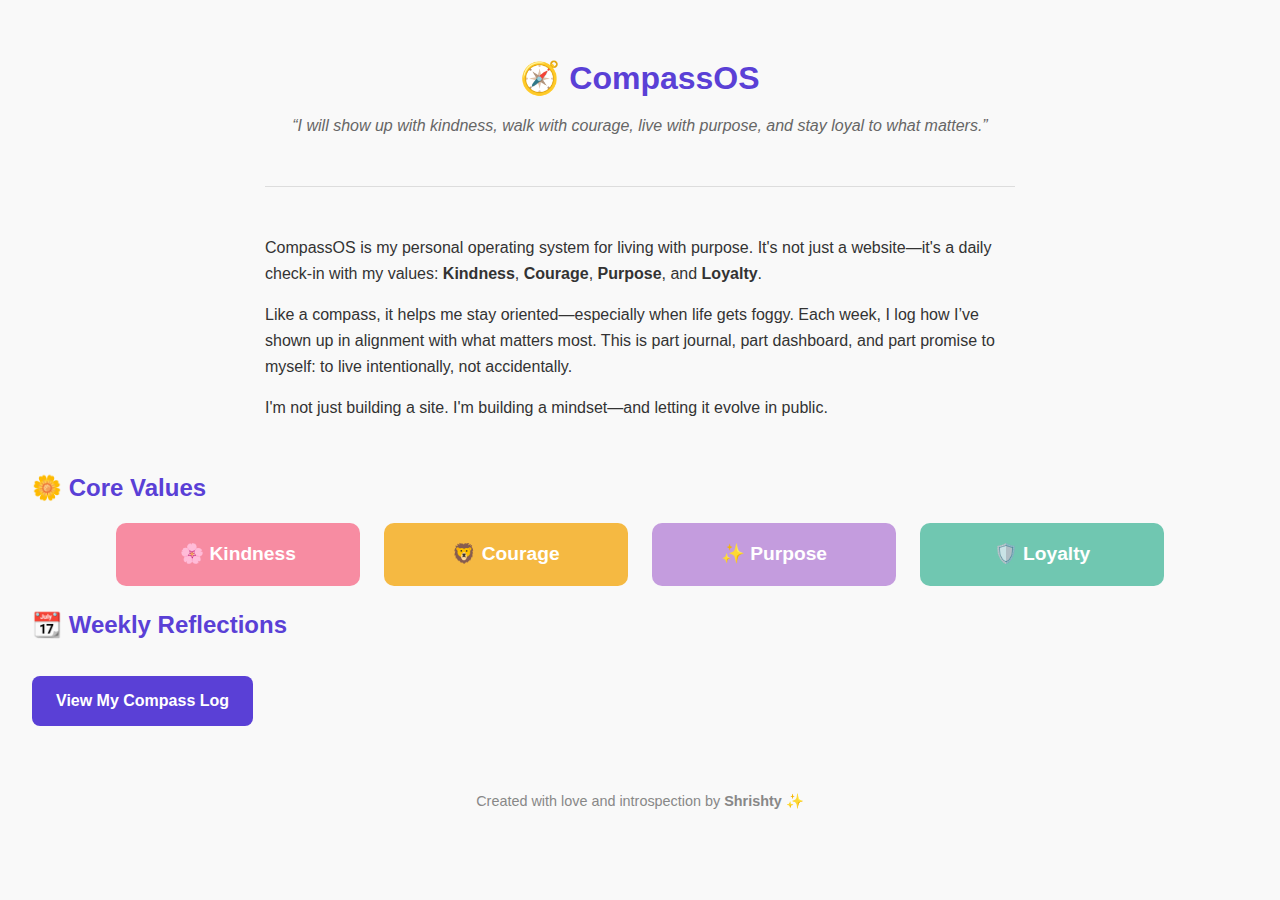
<file: index.html>
<!DOCTYPE html>
<html lang="en">
<head>
  <meta charset="UTF-8" />
  <meta name="viewport" content="width=device-width, initial-scale=1.0"/>
  <title>CompassOS — by Shrishty</title>
  <link rel="stylesheet" href="style.css"/>
</head>
<body>
  <header>
    <h1>🧭 CompassOS</h1>
    <p class="mantra">“I will show up with kindness, walk with courage, live with purpose, and stay loyal to what matters.”</p>
  </header>

  <main>
    <section class="about">
  <p>
    CompassOS is my personal operating system for living with purpose. It's not just a website—it's a daily check-in with my values:
    <strong>Kindness</strong>, <strong>Courage</strong>, <strong>Purpose</strong>, and <strong>Loyalty</strong>.
  </p>

  <p>
    Like a compass, it helps me stay oriented—especially when life gets foggy. Each week, I log how I’ve shown up in alignment with what matters most.
    This is part journal, part dashboard, and part promise to myself: to live intentionally, not accidentally.
  </p>

  <p>
    I'm not just building a site. I'm building a mindset—and letting it evolve in public.
  </p>
</section>

    <section class="dashboard">
      <h2>🌼 Core Values</h2>
      <div class="tiles">
        <a href="values/kindness.html" class="tile pink">🌸 Kindness</a>
        <a href="values/courage.html" class="tile gold">🦁 Courage</a>
        <a href="values/purpose.html" class="tile purple">✨ Purpose</a>
        <a href="values/loyalty.html" class="tile teal">🛡️ Loyalty</a>
      </div>
    </section>

    <section class="journal-link">
      <h2>📆 Weekly Reflections</h2>
      <p><a href="journal/journal.html" class="button">View My Compass Log</a></p>
    </section>
  </main>

  <footer>
    <p>Created with love and introspection by <strong>Shrishty</strong> ✨</p>
  </footer>
</body>
</html>
</file>
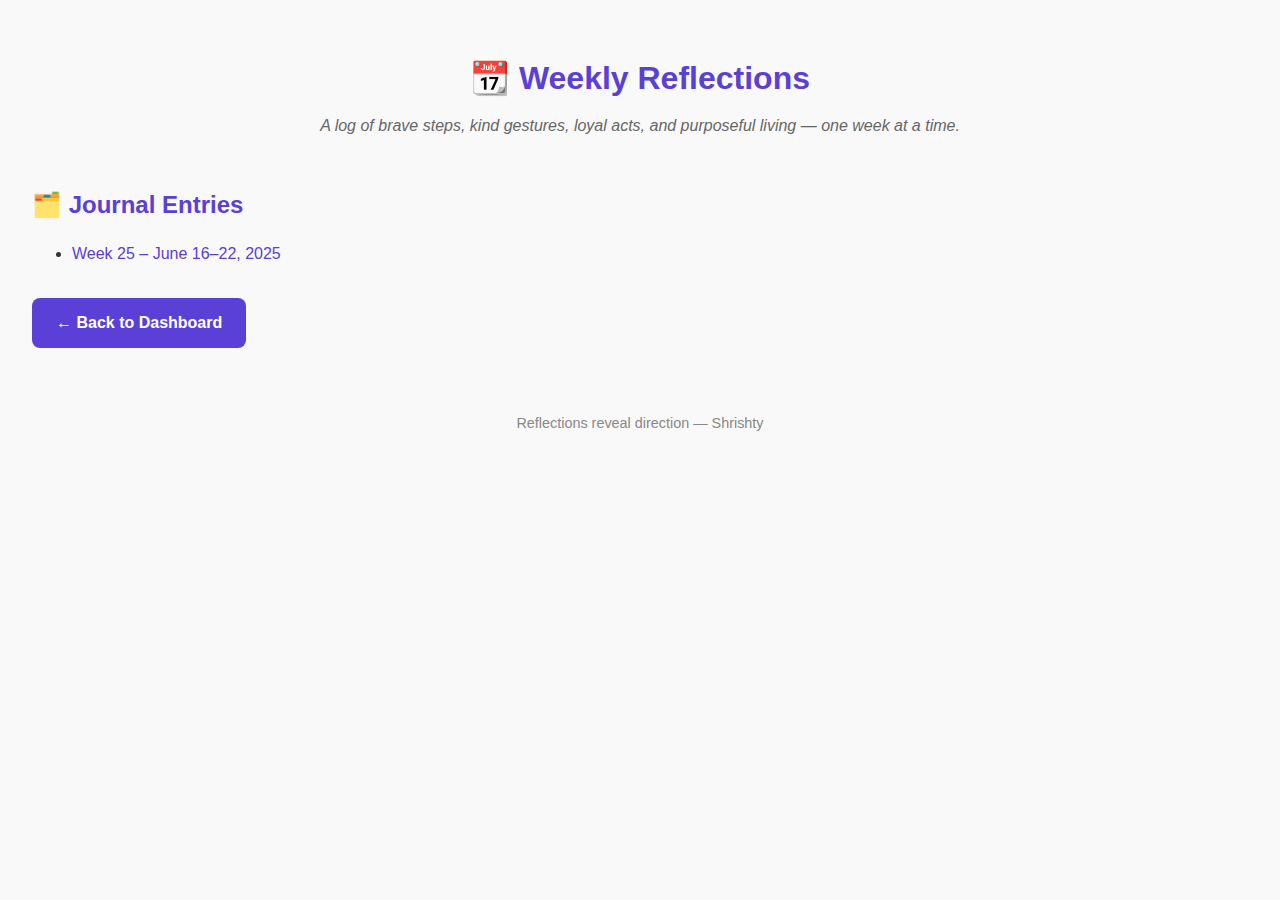
<file: journal/journal.html>
<!DOCTYPE html>
<html lang="en">
<head>
  <meta charset="UTF-8" />
  <title>📆 Weekly Reflections | CompassOS</title>
  <link rel="stylesheet" href="../style.css" />
</head>
<body>
  <header>
    <h1>📆 Weekly Reflections</h1>
    <p class="mantra">A log of brave steps, kind gestures, loyal acts, and purposeful living — one week at a time.</p>
  </header>

  <main>
    <section>
      <h2>🗂️ Journal Entries</h2>
      <ul>
        <li><a href="entries/week25.html">Week 25 – June 16–22, 2025</a></li>
        <!-- Add more weeks below as you grow! -->
      </ul>
    </section>

    <p><a href="../index.html" class="button">← Back to Dashboard</a></p>
  </main>

  <footer>
    <p>Reflections reveal direction — Shrishty</p>
  </footer>
</body>
</html>
</file>
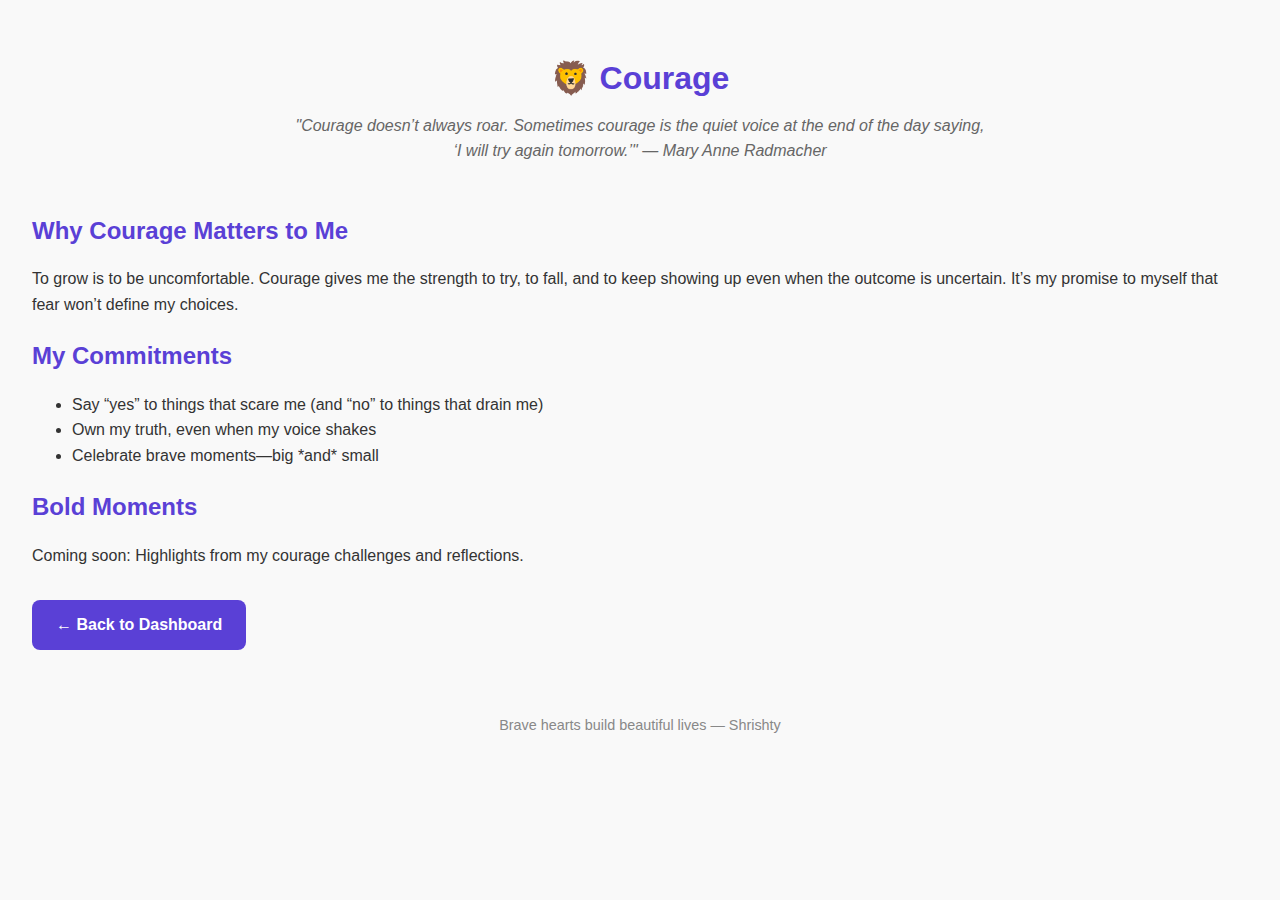
<file: values/courage.html>
<!DOCTYPE html>
<html lang="en">
<head>
  <meta charset="UTF-8" />
  <title>🦁 Courage | CompassOS</title>
  <link rel="stylesheet" href="../style.css" />
</head>
<body>
  <header>
    <h1>🦁 Courage</h1>
    <p class="mantra">"Courage doesn’t always roar. Sometimes courage is the quiet voice at the end of the day saying, ‘I will try again tomorrow.’" — Mary Anne Radmacher</p>
  </header>

  <main>
    <section>
      <h2>Why Courage Matters to Me</h2>
      <p>To grow is to be uncomfortable. Courage gives me the strength to try, to fall, and to keep showing up even when the outcome is uncertain. It’s my promise to myself that fear won’t define my choices.</p>

      <h2>My Commitments</h2>
      <ul>
        <li>Say “yes” to things that scare me (and “no” to things that drain me)</li>
        <li>Own my truth, even when my voice shakes</li>
        <li>Celebrate brave moments—big *and* small</li>
      </ul>

      <h2>Bold Moments</h2>
      <p>Coming soon: Highlights from my courage challenges and reflections.</p>
    </section>

    <p><a href="../index.html" class="button">← Back to Dashboard</a></p>
  </main>

  <footer>
    <p>Brave hearts build beautiful lives — Shrishty</p>
  </footer>
</body>
</html>
</file>
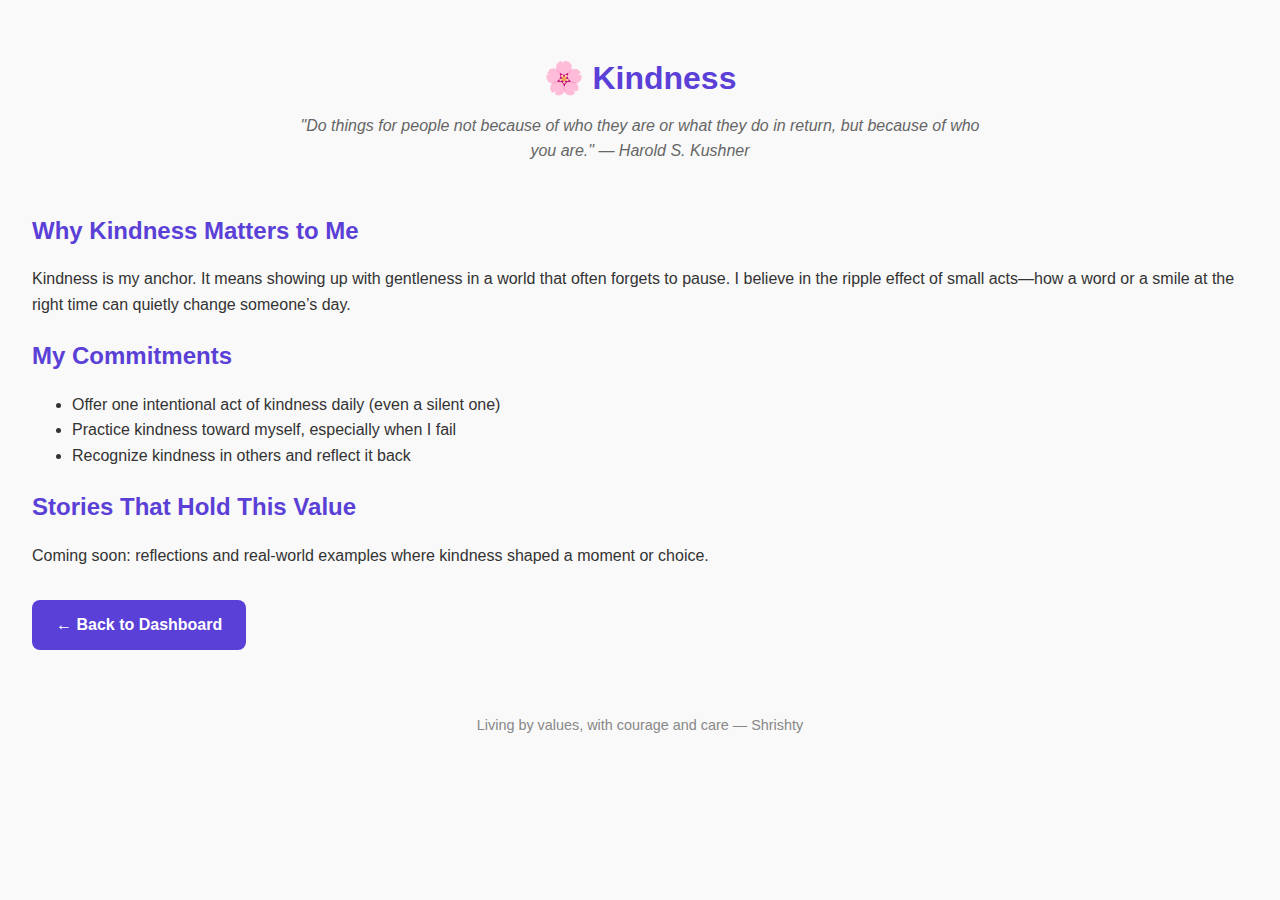
<file: values/kindness.html>
<!DOCTYPE html>
<html lang="en">
<head>
  <meta charset="UTF-8" />
  <title>🌸 Kindness | CompassOS</title>
  <link rel="stylesheet" href="../style.css" />
</head>
<body>
  <header>
    <h1>🌸 Kindness</h1>
    <p class="mantra">"Do things for people not because of who they are or what they do in return, but because of who you are." — Harold S. Kushner</p>
  </header>

  <main>
    <section>
      <h2>Why Kindness Matters to Me</h2>
      <p>Kindness is my anchor. It means showing up with gentleness in a world that often forgets to pause. I believe in the ripple effect of small acts—how a word or a smile at the right time can quietly change someone’s day.</p>
      
      <h2>My Commitments</h2>
      <ul>
        <li>Offer one intentional act of kindness daily (even a silent one)</li>
        <li>Practice kindness toward myself, especially when I fail</li>
        <li>Recognize kindness in others and reflect it back</li>
      </ul>

      <h2>Stories That Hold This Value</h2>
      <p>Coming soon: reflections and real-world examples where kindness shaped a moment or choice.</p>
    </section>

    <p><a href="../index.html" class="button">← Back to Dashboard</a></p>
  </main>

  <footer>
    <p>Living by values, with courage and care — Shrishty</p>
  </footer>
</body>
</html>
</file>
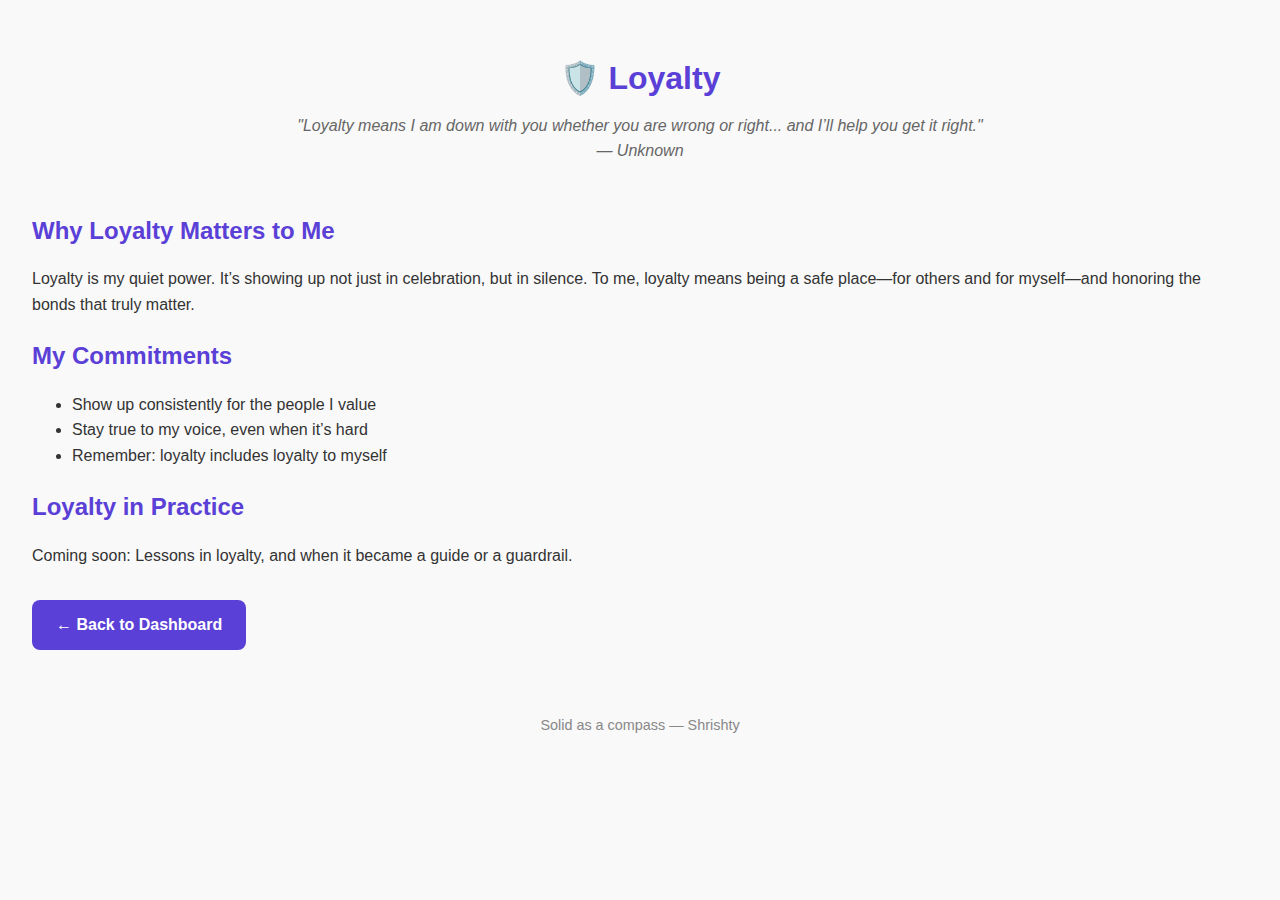
<file: values/loyalty.html>
<!DOCTYPE html>
<html lang="en">
<head>
  <meta charset="UTF-8" />
  <title>🛡️ Loyalty | CompassOS</title>
  <link rel="stylesheet" href="../style.css" />
</head>
<body>
  <header>
    <h1>🛡️ Loyalty</h1>
    <p class="mantra">"Loyalty means I am down with you whether you are wrong or right... and I’ll help you get it right." — Unknown</p>
  </header>

  <main>
    <section>
      <h2>Why Loyalty Matters to Me</h2>
      <p>Loyalty is my quiet power. It’s showing up not just in celebration, but in silence. To me, loyalty means being a safe place—for others and for myself—and honoring the bonds that truly matter.</p>

      <h2>My Commitments</h2>
      <ul>
        <li>Show up consistently for the people I value</li>
        <li>Stay true to my voice, even when it’s hard</li>
        <li>Remember: loyalty includes loyalty to myself</li>
      </ul>

      <h2>Loyalty in Practice</h2>
      <p>Coming soon: Lessons in loyalty, and when it became a guide or a guardrail.</p>
    </section>

    <p><a href="../index.html" class="button">← Back to Dashboard</a></p>
  </main>

  <footer>
    <p>Solid as a compass — Shrishty</p>
  </footer>
</body>
</html>
</file>
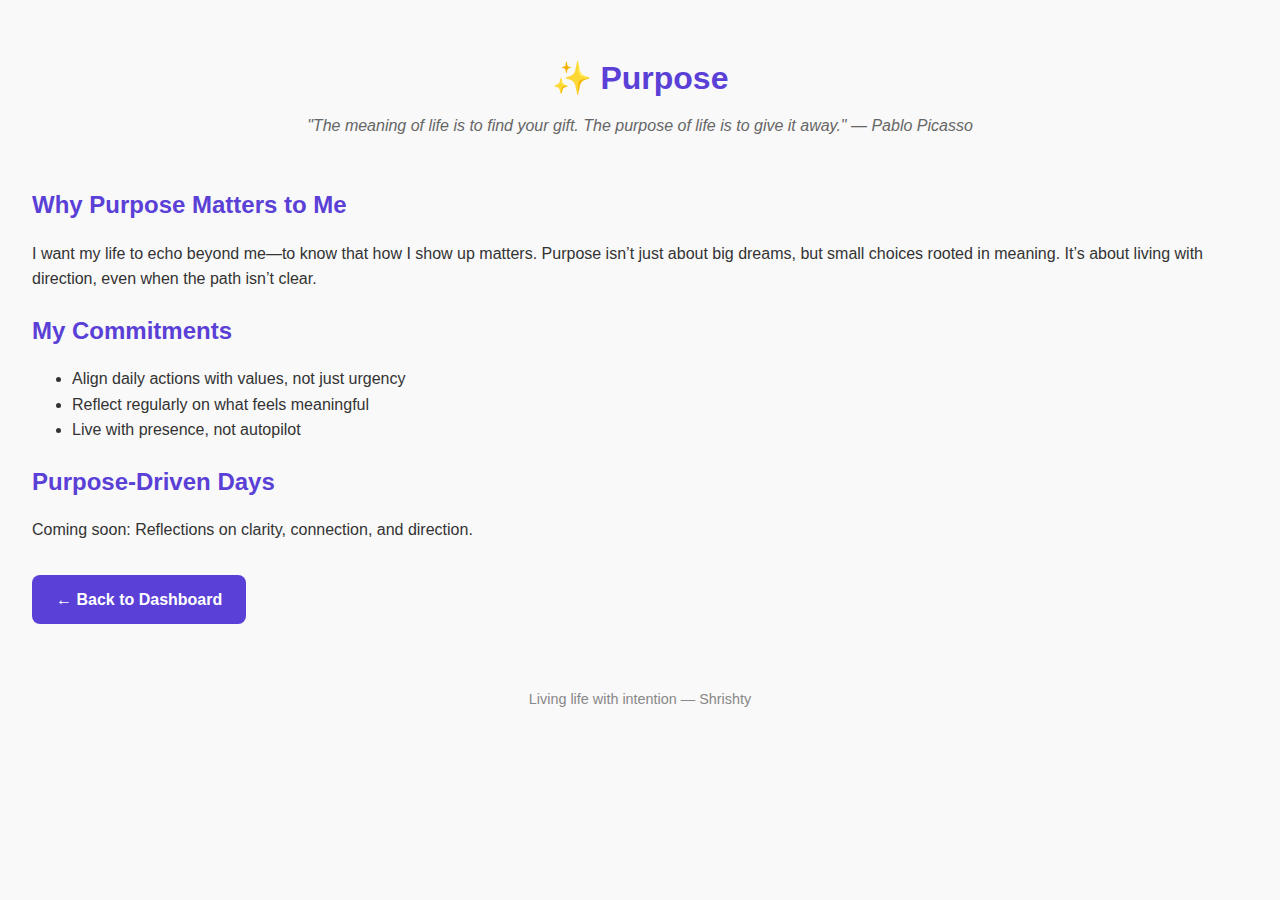
<file: values/purpose.html>
<!DOCTYPE html>
<html lang="en">
<head>
  <meta charset="UTF-8" />
  <title>✨ Purpose | CompassOS</title>
  <link rel="stylesheet" href="../style.css" />
</head>
<body>
  <header>
    <h1>✨ Purpose</h1>
    <p class="mantra">"The meaning of life is to find your gift. The purpose of life is to give it away." — Pablo Picasso</p>
  </header>

  <main>
    <section>
      <h2>Why Purpose Matters to Me</h2>
      <p>I want my life to echo beyond me—to know that how I show up matters. Purpose isn’t just about big dreams, but small choices rooted in meaning. It’s about living with direction, even when the path isn’t clear.</p>

      <h2>My Commitments</h2>
      <ul>
        <li>Align daily actions with values, not just urgency</li>
        <li>Reflect regularly on what feels meaningful</li>
        <li>Live with presence, not autopilot</li>
      </ul>

      <h2>Purpose-Driven Days</h2>
      <p>Coming soon: Reflections on clarity, connection, and direction.</p>
    </section>

    <p><a href="../index.html" class="button">← Back to Dashboard</a></p>
  </main>

  <footer>
    <p>Living life with intention — Shrishty</p>
  </footer>
</body>
</html>
</file>
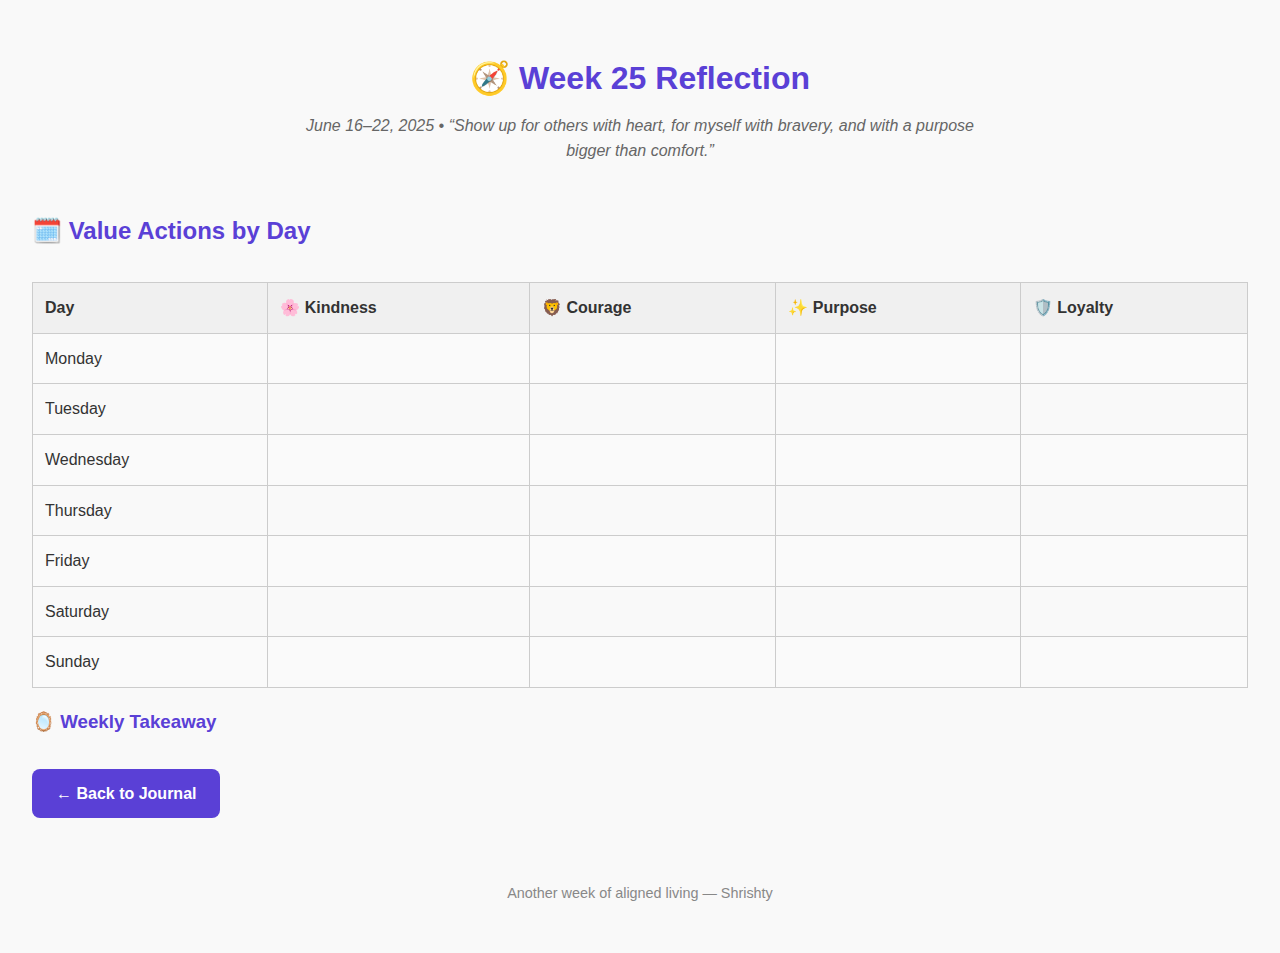
<file: journal/entries/week25.html>
<!DOCTYPE html>
<html lang="en">
<head>
  <meta charset="UTF-8" />
  <title>Week 25 Reflection | CompassOS</title>
  <link rel="stylesheet" href="../../style.css" />
  <style>
    table {
      width: 100%;
      border-collapse: collapse;
      margin-top: 2rem;
    }
    th, td {
      border: 1px solid #ccc;
      padding: 0.75rem;
      text-align: left;
    }
    th {
      background-color: #f0f0f0;
    }
    tr:nth-child(even) {
      background-color: #fafafa;
    }
  </style>
</head>
<body>
  <header>
    <h1>🧭 Week 25 Reflection</h1>
    <p class="mantra">June 16–22, 2025 • “Show up for others with heart, for myself with bravery, and with a purpose bigger than comfort.”</p>
  </header>

  <main>
    <h2>🗓️ Value Actions by Day</h2>
    <table>
      <tr>
        <th>Day</th>
        <th>🌸 Kindness</th>
        <th>🦁 Courage</th>
        <th>✨ Purpose</th>
        <th>🛡️ Loyalty</th>
      </tr>
      <tr>
        <td>Monday</td>
        <td><!-- Your entry here --></td>
        <td></td>
        <td></td>
        <td></td>
      </tr>
      <tr>
        <td>Tuesday</td>
        <td></td>
        <td></td>
        <td></td>
        <td></td>
      </tr>
      <tr>
        <td>Wednesday</td>
        <td></td>
        <td></td>
        <td></td>
        <td></td>
      </tr>
      <tr>
        <td>Thursday</td>
        <td></td>
        <td></td>
        <td></td>
        <td></td>
      </tr>
      <tr>
        <td>Friday</td>
        <td></td>
        <td></td>
        <td></td>
        <td></td>
      </tr>
      <tr>
        <td>Saturday</td>
        <td></td>
        <td></td>
        <td></td>
        <td></td>
      </tr>
      <tr>
        <td>Sunday</td>
        <td></td>
        <td></td>
        <td></td>
        <td></td>
      </tr>
    </table>

    <h3>🪞 Weekly Takeaway</h3>
    <p><!-- Add your week’s biggest insight, lesson, or quote here --></p>

    <p><a href="../journal.html" class="button">← Back to Journal</a></p>
  </main>

  <footer>
    <p>Another week of aligned living — Shrishty</p>
  </footer>
</body>
</html>
</file>
<file: style.css>
/* Global styles */
body {
  margin: 0;
  font-family: 'Segoe UI', sans-serif;
  background-color: #f9f9f9;
  color: #333;
  padding: 2rem;
  line-height: 1.6;
}

h1, h2, h3 {
  color: #5a40d6;
  margin-bottom: 0.5rem;
}

p {
  margin-bottom: 1rem;
}

a {
  color: #5a40d6;
  text-decoration: none;
}

a:hover {
  text-decoration: underline;
}

/* Header styles */
header {
  text-align: center;
  margin-bottom: 3rem;
}

.about {
  max-width: 750px;
  margin: 3rem auto;
  padding-top: 2rem;
  border-top: 1px solid #ddd;
}
.about p {
  margin-bottom: 1rem;
}
.about h2 {
  text-align: center;
  color: #444;
}

.mantra {
  font-style: italic;
  color: #666;
  max-width: 700px;
  margin: 0 auto;
}

/* Dashboard tiles */
.tiles {
  display: flex;
  flex-wrap: wrap;
  gap: 1.5rem;
  justify-content: center;
  margin-top: 1rem;
}

.tile {
  display: inline-block;
  padding: 1rem 2rem;
  border-radius: 10px;
  font-weight: bold;
  color: white;
  font-size: 1.2rem;
  text-align: center;
  width: 180px;
  transition: transform 0.2s ease-in-out;
}

.tile:hover {
  transform: scale(1.05);
}

/* Color themes */
.pink { background-color: #f78ca2; }
.gold { background-color: #f5b942; }
.purple { background-color: #c49cde; }
.teal { background-color: #70c7b1; }

/* Button */
.button {
  background-color: #5a40d6;
  color: white;
  padding: 0.75rem 1.5rem;
  border-radius: 8px;
  font-weight: bold;
  display: inline-block;
  margin-top: 1rem;
}

.button:hover {
  background-color: #4832b8;
}

/* Footer */
footer {
  margin-top: 4rem;
  text-align: center;
  font-size: 0.9rem;
  color: #888;
}

/* Responsive */
@media (max-width: 600px) {
  .tiles {
    flex-direction: column;
    align-items: center;
  }

  .tile {
    width: 90%;
  }
}
</file>
